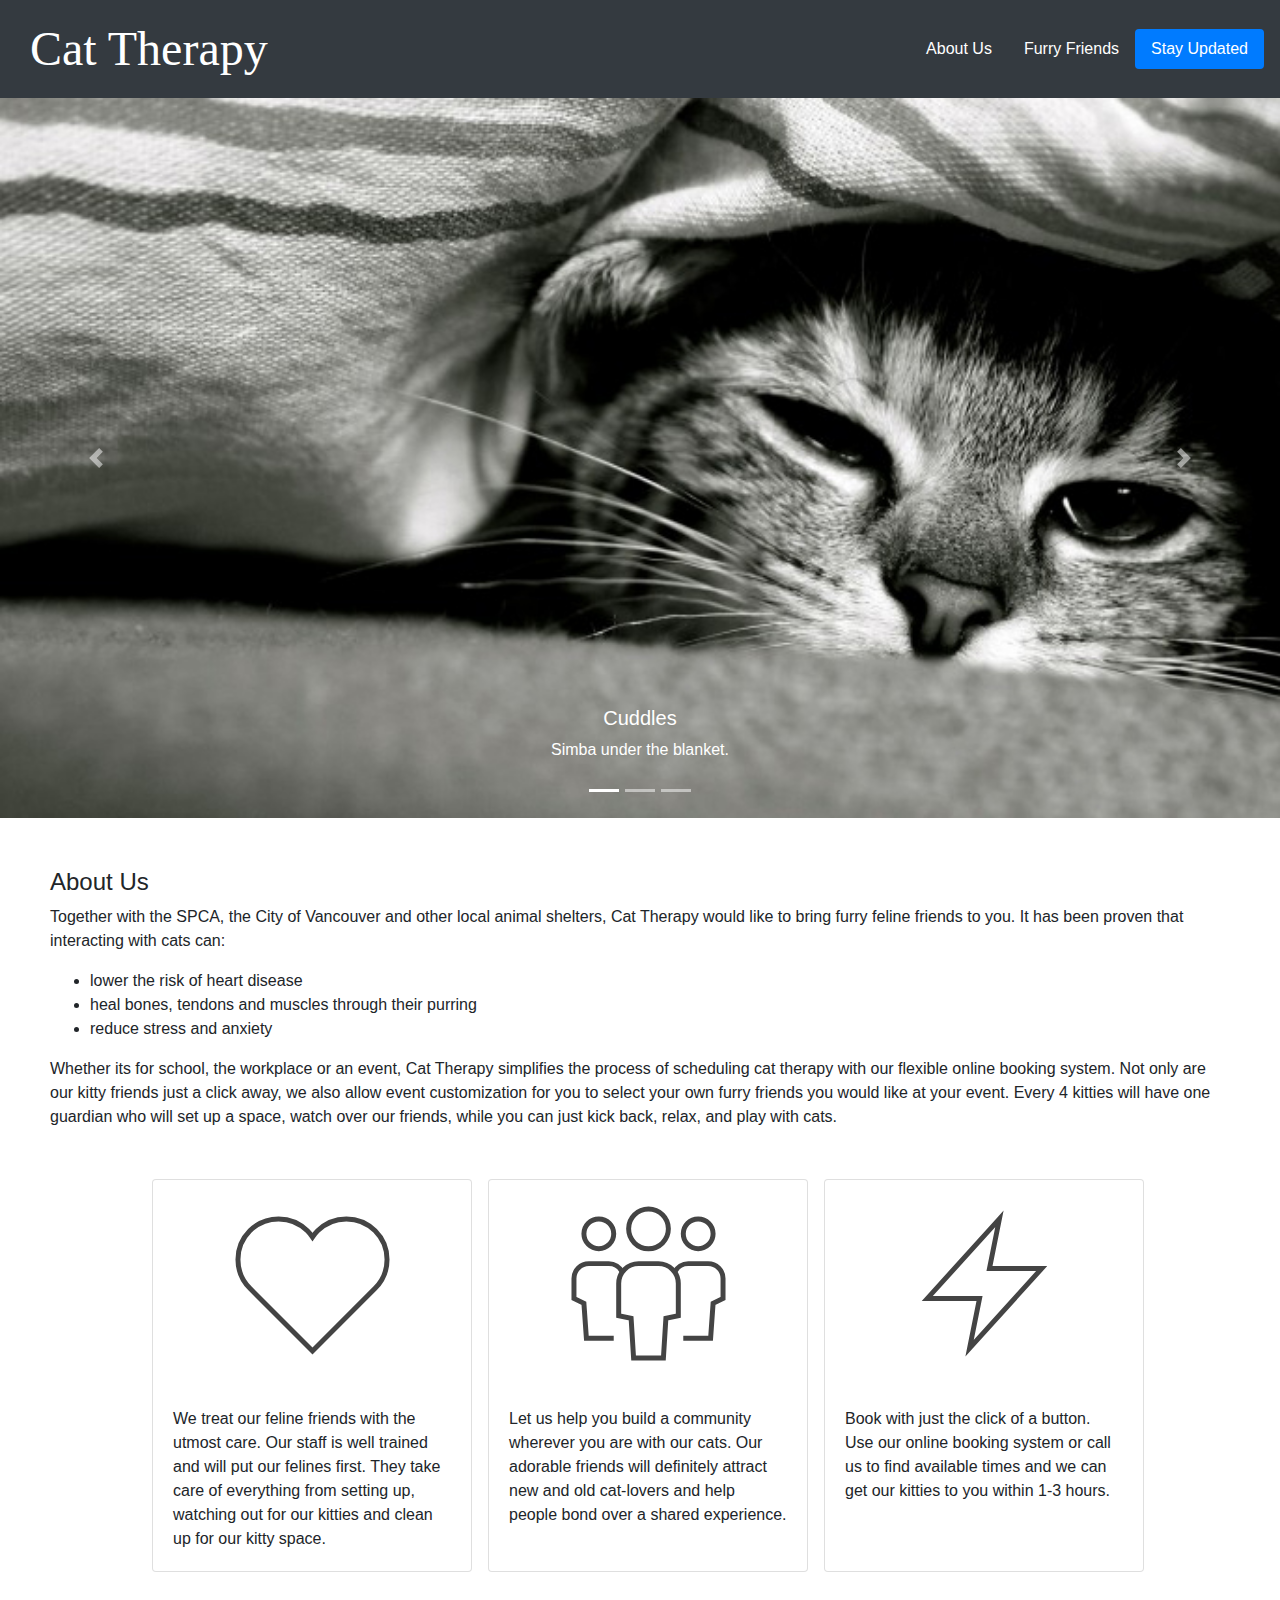
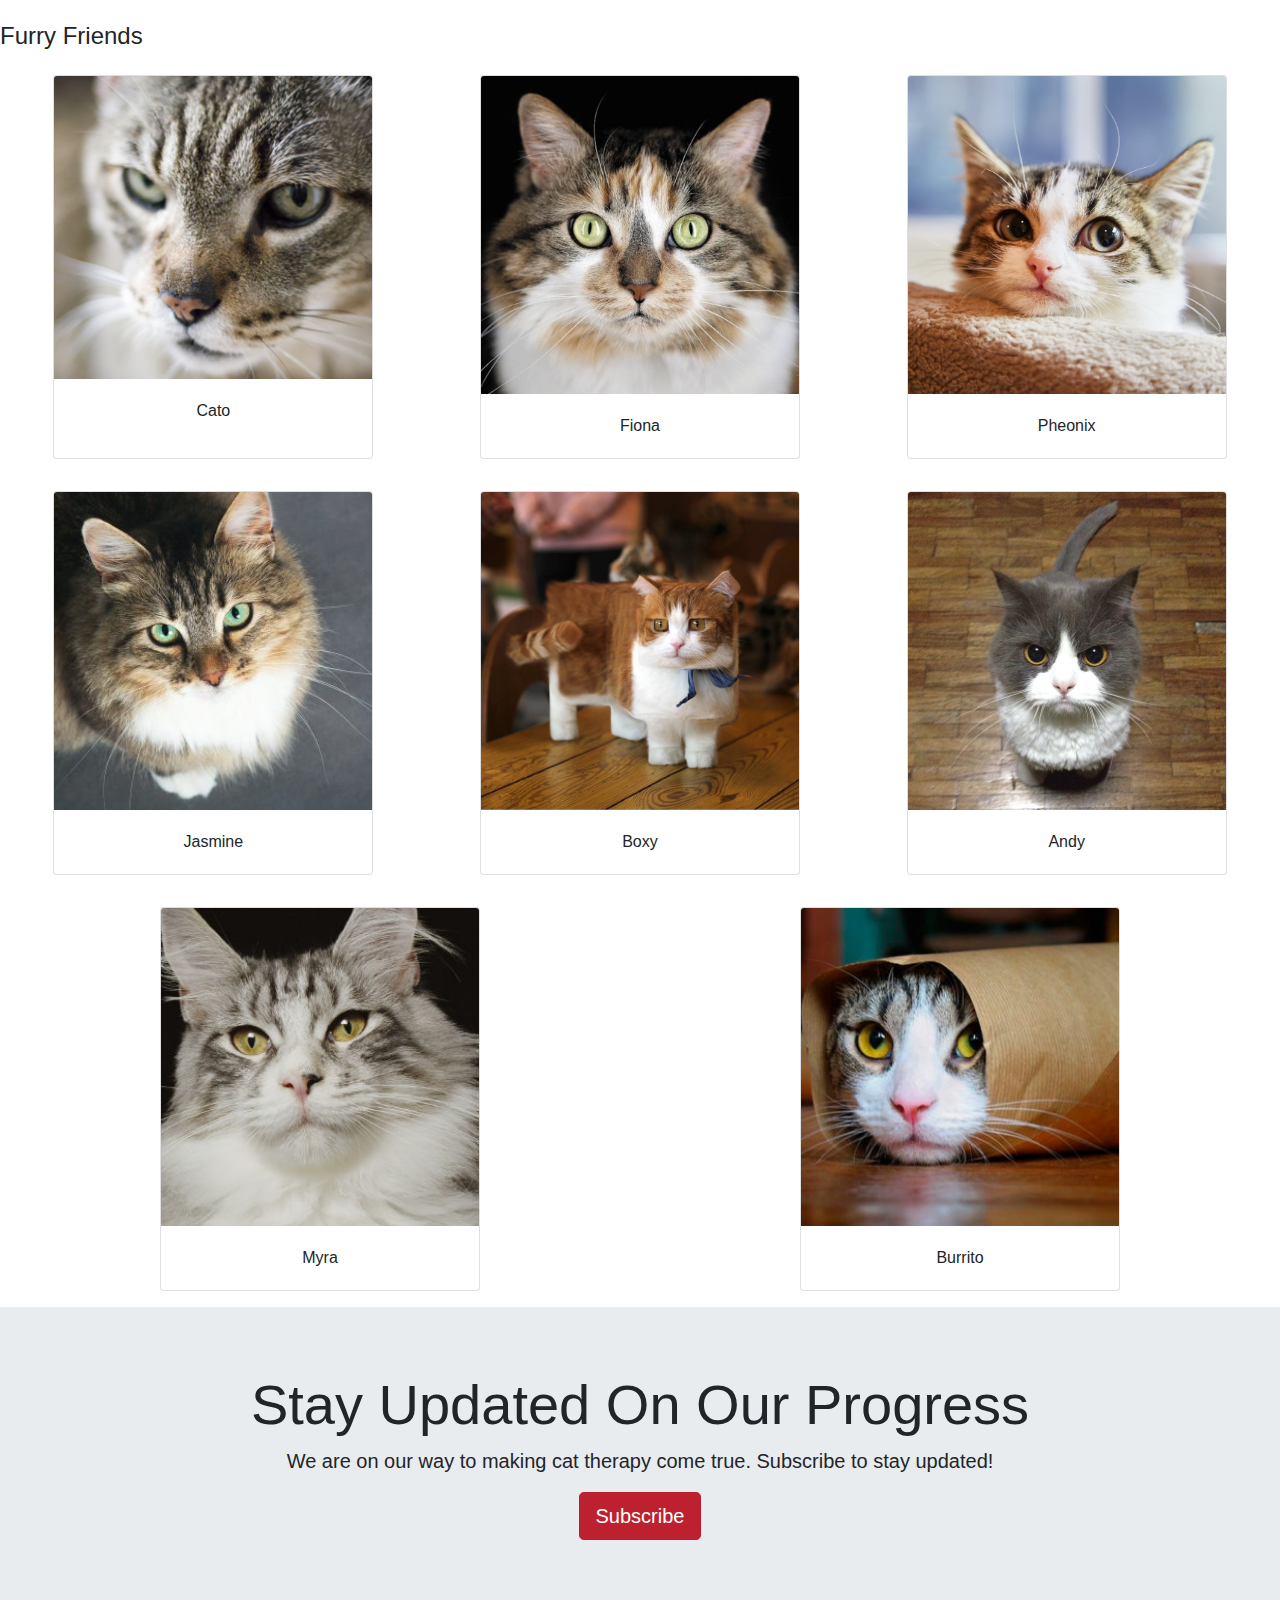
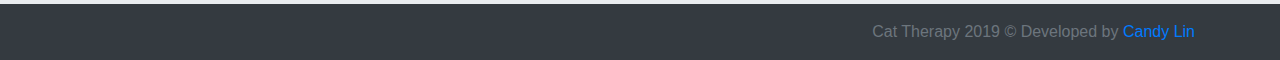
<file: index.html>
<!DOCTYPE html>
<html lang="en">
<head>
	<title>Cat Therapy</title>
	<link rel="stylesheet" href="https://stackpath.bootstrapcdn.com/bootstrap/4.3.1/css/bootstrap.min.css" integrity="sha384-ggOyR0iXCbMQv3Xipma34MD+dH/1fQ784/j6cY/iJTQUOhcWr7x9JvoRxT2MZw1T" crossorigin="anonymous">
	<link rel="stylesheet" type="text/css" href="carousel.css">
	<link rel="stylesheet" type="text/css" href="navbar.css">
	<link rel="stylesheet" type="text/css" href="about_us.css">
	<link rel="stylesheet" type="text/css" href="furry_friends.css">
</head>
<body>
	<!-- Navbar Start -->
	<nav id="navbar-example2" class="navbar navbar-dark bg-dark">
	  	<a class="navbar-brand" href="#">Cat Therapy</a>
	  	<ul class="nav nav-pills">
		    <li class="nav-item">
		    	<a class="nav-link" href="#about-us">About Us</a>
		    </li>
		    <li class="nav-item">
		    	<a class="nav-link" href="#furry-friends">Furry Friends</a>
		    </li>
		    <li class="nav-item">
		     	<a class="nav-link" href="#stay-updated">Stay Updated</a>
		    </li>
	 	</ul>
	</nav>
	<!-- Navbar end -->

	<div data-spy="scroll" data-target="#navbar-example2" data-offset="0" class="content">
	  	
  		<div class="bd-example">

				<div id="carouselExampleCaptions" class="carousel slide" data-ride="carousel">

				<ol class="carousel-indicators">
 					<li data-target="#carouselExampleCaptions" data-slide-to="0" class="active"></li>
  					<li data-target="#carouselExampleCaptions" data-slide-to="1"></li>
  					<li data-target="#carouselExampleCaptions" data-slide-to="2"></li>
				</ol>

				<div class="carousel-inner">

  					<div class="carousel-item active">
    					<img src="images/first_cat.jpg" class="d-block w-100" alt="...">
							<div class="carousel-caption d-none d-md-block">
  							<h5>Cuddles</h5>
  							<p>Simba under the blanket.</p>
						</div>
  					</div>

  					<div class="carousel-item">
    					<img src="images/second_cat.jpeg" class="d-block w-100" alt="...">
						<div class="carousel-caption d-none d-md-block">
				          	<h5>Naps</h5>
				          	<p>Kita resting under the warm sun.</p>
						    </div>
 					</div>

  					<div class="carousel-item">
   						<img src="images/third_cat.jpg" class="d-block w-100" alt="...">
   						<div class="carousel-caption d-none d-md-block">
      						<h5>Relax</h5>
      						<p>Fiore rubbing the couch.</p>
   						</div>
 					</div>

				</div>

				<a class="carousel-control-prev" href="#carouselExampleCaptions" role="button" data-slide="prev">
     				<span class="carousel-control-prev-icon" aria-hidden="true"></span>
      				<span class="sr-only">Previous</span>
				</a>
				<a class="carousel-control-next" href="#carouselExampleCaptions" role="button" data-slide="next">
			      	<span class="carousel-control-next-icon" aria-hidden="true"></span>
			      	<span class="sr-only">Next</span>
				</a>
				</div>
		</div>
	  	
		<!-- About us start -->
	  	<h4 id="about-us">About Us</h4>
	  	<p class="about-us-paragraph"> Together with the SPCA, the City of Vancouver and other local animal shelters, Cat Therapy would like to bring furry feline friends to you. It has been proven that interacting with cats can:
	  		<ul class="about-us-paragraph">
	  			<li> lower the risk of heart disease </li>
	  			<li> heal bones, tendons and muscles through their purring</li>
	  			<li> reduce stress and anxiety </li>
	  		</ul>
	  	</p>
	  	<p class="about-us-paragraph"> Whether its for school, the workplace or an event, Cat Therapy simplifies the process of scheduling cat therapy with our flexible online booking system. Not only are our kitty friends just a click away, we also allow event customization for you to select your own furry friends you would like at your event. Every 4 kitties will have one guardian who will set up a space, watch over our friends, while you can just kick back, relax, and play with cats.</p>
	  	<div class="cards d-flex justify-content-center">
		  	<div class="card w-25 ml-3 " >
			  	<img src="images/heart-2.svg" class="card-img-top w-50 mx-auto mt-4 mb-4" alt="...">
			  	<div class="card-body">
			    	<p class="card-text">We treat our feline friends with the utmost care. Our staff is well trained and will put our felines first. They take care of everything from setting up, watching out for our kitties and clean up for our kitty space.</p>
			 	 </div>
			</div>
			<div class="card w-25 ml-3">
			  	<img src="images/multiple-11.svg" class="card-img-top w-50 mx-auto mt-4 mb-4" alt="...">
			  	<div class="card-body">
			    	<p class="card-text">Let us help you build a community wherever you are with our cats. Our adorable friends will definitely attract new and old cat-lovers and help people bond over a shared experience.</p>
			 	 </div>
			</div>
			<div class="card w-25 ml-3">
			  	<img src="images/flash-21.svg" class="card-img-top w-50 mx-auto mt-4 mb-4" alt="...">
			  	<div class="card-body">
			    	<p class="card-text">Book with just the click of a button. Use our online booking system or call us to find available times and we can get our kitties to you within 1-3 hours.</p>
			 	 </div>
			</div>
		</div>
		<!-- About us end -->

	  	<h4 id="furry-friends">Furry Friends</h4>
	  	<div class="furry-friends d-flex flex-wrap justify-content-around mb-0">
	  		<div class="card ml-3 mr-3 mt-3 mb-3 " style="width: 20rem;">
  				<img src="images/cato.jpg" class="card-img-top" alt="...">
  				<div class="card-body">
   					<p class="card-text text-center cat-card">Cato</p>
 				</div>
			</div>
			<div class="card ml-3 mr-3 mt-3 mb-3 " style="width: 20rem;">
  				<img src="images/fiona.jpg" class="card-img-top" alt="...">
  				<div class="card-body">
   					<p class="card-text text-center cat-card">Fiona</p>
 				</div>
			</div>
			<div class="card ml-3 mr-3 mt-3 mb-3 " style="width: 20rem;">
  				<img src="images/pheonix.jpg" class="card-img-top" alt="...">
  				<div class="card-body">
   					<p class="card-text text-center cat-card">Pheonix</p>
 				</div>
			</div>
			<div class="card ml-3 mr-3 mt-3 mb-3 " style="width: 20rem;">
  				<img src="images/jasmine.jpg" class="card-img-top" alt="...">
  				<div class="card-body">
   					<p class="card-text text-center cat-card">Jasmine</p>
 				</div>
			</div><div class="card ml-3 mr-3 mt-3 mb-3 " style="width: 20rem;">
  				<img src="images/boxy.jpg" class="card-img-top" alt="...">
  				<div class="card-body">
   					<p class="card-text text-center cat-card">Boxy</p>
 				</div>
			</div>
			<div class="card ml-3 mr-3 mt-3 mb-3 " style="width: 20rem;">
  				<img src="images/andy.jpg" class="card-img-top" alt="...">
  				<div class="card-body">
   					<p class="card-text text-center cat-card">Andy</p>
 				</div>
			</div><div class="card ml-3 mr-3 mt-3 mb-3 " style="width: 20rem;">
  				<img src="images/myra.jpg" class="card-img-top" alt="...">
  				<div class="card-body">
   					<p class="card-text text-center cat-card">Myra</p>
 				</div>
			</div>
			<div class="card ml-3 mr-3 mt-3 mb-3 " style="width: 20rem;">
  				<img src="images/burrito.jpg" class="card-img-top" alt="...">
  				<div class="card-body">
   					<p class="card-text text-center cat-card">Burrito</p>
 				</div>
			</div>
	  	</div>
	  	<div id="stay-updated" class="jumbotron jumbotron-fluid mb-0">
  			<div class="container text-center ">
   				 <h1 class="display-4">Stay Updated On Our Progress</h1>
   				 <p class="lead">We are on our way to making cat therapy come true. Subscribe to stay updated!</p>
   				 <a href="subscribe.html" target="_blank" class="btn btn-danger btn-lg active" role="button" aria-pressed="true">Subscribe</a>
 			 </div>
		</div>
	 
	  	
	</div>

	<footer class="footer mt-auto py-3 bg-dark">
  		<div class="container d-flex justify-content-end">
    		<span class=" text-muted ">Cat Therapy 2019 © Developed by <a href="https://github.com/ckanelin">Candy Lin</a></span>
  		</div>
	</footer>

	<script src="https://code.jquery.com/jquery-3.3.1.slim.min.js" integrity="sha384-q8i/X+965DzO0rT7abK41JStQIAqVgRVzpbzo5smXKp4YfRvH+8abtTE1Pi6jizo" crossorigin="anonymous"></script>
	<script src="https://cdnjs.cloudflare.com/ajax/libs/popper.js/1.14.7/umd/popper.min.js" integrity="sha384-UO2eT0CpHqdSJQ6hJty5KVphtPhzWj9WO1clHTMGa3JDZwrnQq4sF86dIHNDz0W1" crossorigin="anonymous"></script>
	<script src="https://stackpath.bootstrapcdn.com/bootstrap/4.3.1/js/bootstrap.min.js" integrity="sha384-JjSmVgyd0p3pXB1rRibZUAYoIIy6OrQ6VrjIEaFf/nJGzIxFDsf4x0xIM+B07jRM" crossorigin="anonymous"></script>

</body>
</html>
</file>
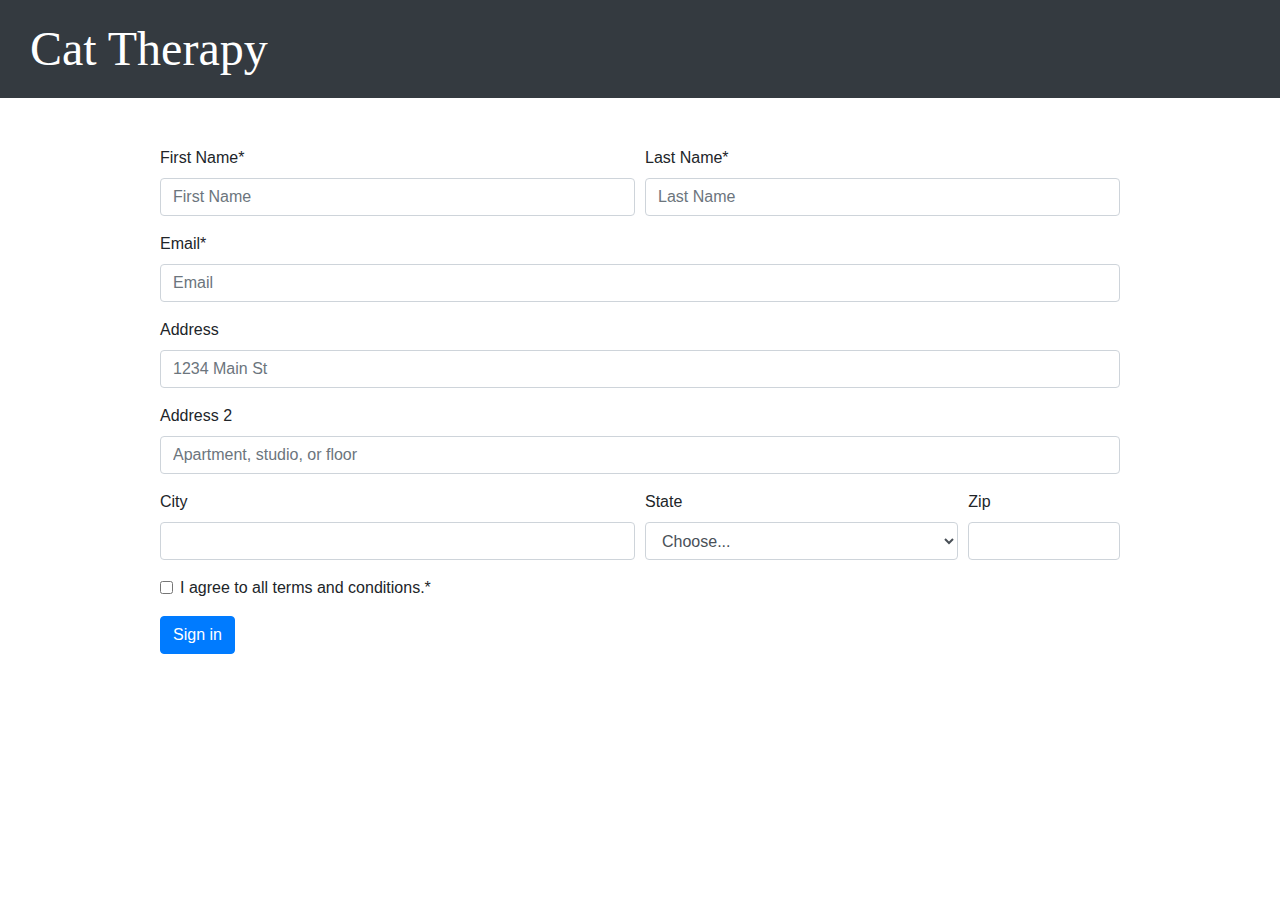
<file: subscribe.html>
<!DOCTYPE html>
<html>
<head>
	<title>Cat Therapy - Subscribe</title>
	<link rel="stylesheet" href="https://stackpath.bootstrapcdn.com/bootstrap/4.3.1/css/bootstrap.min.css" integrity="sha384-ggOyR0iXCbMQv3Xipma34MD+dH/1fQ784/j6cY/iJTQUOhcWr7x9JvoRxT2MZw1T" crossorigin="anonymous">
	<link rel="stylesheet" type="text/css" href="navbar.css">
</head>
<body>
	<nav id="navbar-example2" class="navbar navbar-dark bg-dark">
	  	<a class="navbar-brand" href="#">Cat Therapy</a>
	 </nav>
	 
	 <form class="w-75 mx-auto mt-5">
	 	<div class="form-row">
		    <div class="form-group col-md-6">
		      	<label for="first-name">First Name*</label>
		      	<input type="text" class="form-control" id="first-name" placeholder="First Name" required>
		    </div>
		    <div class="form-group col-md-6">
		     	 <label for="last-name">Last Name*</label>
		      	<input type="text" class="form-control" id="last-name" placeholder="Last Name" required>
		    </div>
	  	</div>
	  	<div class="form-group">
	   	 	<label for="email">Email*</label>
	   			<input type="email" class="form-control" id="email" placeholder="Email" required>
	  	</div>
	  	<div class="form-group">
	   	 	<label for="inputAddress">Address</label>
	   			<input type="text" class="form-control" id="inputAddress" placeholder="1234 Main St">
	  	</div>
	  	<div class="form-group">
	    	<label for="inputAddress2">Address 2</label>
	    	<input type="text" class="form-control" id="inputAddress2" placeholder="Apartment, studio, or floor">
	  	</div>
	  	<div class="form-row">
	    	<div class="form-group col-md-6">
	      		<label for="inputCity">City</label>
	      		<input type="text" class="form-control" id="inputCity">
	    	</div>
	    	<div class="form-group col-md-4">
	      		<label for="inputState">State</label>
	      		<select id="inputState" class="form-control">
	        	<option selected>Choose...</option>
	        	<option>...</option>
	      	</select>
	    	</div>
	    	<div class="form-group col-md-2">
	      		<label for="inputZip">Zip</label>
	      		<input type="text" class="form-control" id="inputZip">
	    	</div>
	 	</div>
	 	<div class="form-group">
	    	<div class="form-check">
	      		<input class="form-check-input" type="checkbox" id="gridCheck"  required>
	      		<label class="form-check-label" for="gridCheck">
	        	I agree to all terms and conditions.*
	      		</label>
	    	</div>
	  	</div>
	  	<button type="submit" class="btn btn-primary">Sign in</button>
	</form>		
		


	<script src="https://code.jquery.com/jquery-3.3.1.slim.min.js" integrity="sha384-q8i/X+965DzO0rT7abK41JStQIAqVgRVzpbzo5smXKp4YfRvH+8abtTE1Pi6jizo" crossorigin="anonymous"></script>
	<script src="https://cdnjs.cloudflare.com/ajax/libs/popper.js/1.14.7/umd/popper.min.js" integrity="sha384-UO2eT0CpHqdSJQ6hJty5KVphtPhzWj9WO1clHTMGa3JDZwrnQq4sF86dIHNDz0W1" crossorigin="anonymous"></script>
	<script src="https://stackpath.bootstrapcdn.com/bootstrap/4.3.1/js/bootstrap.min.js" integrity="sha384-JjSmVgyd0p3pXB1rRibZUAYoIIy6OrQ6VrjIEaFf/nJGzIxFDsf4x0xIM+B07jRM" crossorigin="anonymous"></script>
</body>
</html>
</file>
<file: carousel.css>
.content{
	
}

.carousel{ 

	width: 100%;
	height: 75%;

	overflow: hidden; 
}
</file>
<file: navbar.css>
.navbar-brand{
	font-family: "Times New Roman";
	font-size: 48px;

	margin-left: 14px;
}

.nav-link{
	color: #FFFFFF;
}

.nav-link:hover {
	color: #000000;
}
</file>
<file: about_us.css>
#about-us{
	margin-top: 50px;
}

.about-us-paragraph, #about-us{
	margin-left: 50px;
	margin-right: 50px;
}

.cards{
	margin-top: 50px;
}
/*.about-us-cards{
	display: flex;
	justify-content: center;
}
*/
</file>
<file: furry_friends.css>
#furry-friends{
	margin-top: 50px;
}
</file>
